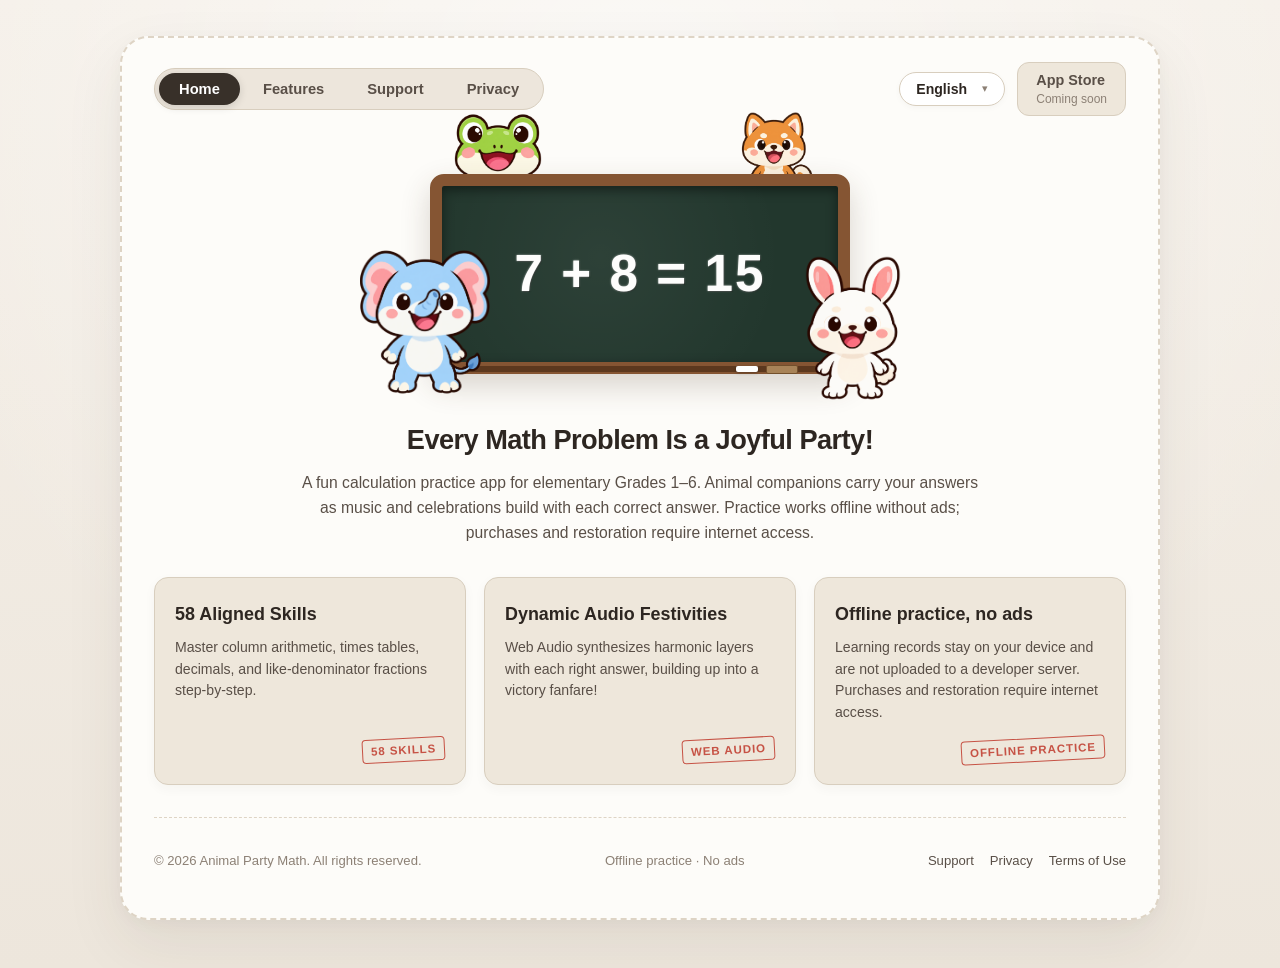
<file: index.html>
<!doctype html>
<html lang="zh-Hans">
<head>
  <meta charset="utf-8">
  <meta name="viewport" content="width=device-width, initial-scale=1">
  <meta name="theme-color" content="#f2ede6">
  <title>动物派对数学 — 每一道算术题，都是一场欢快派对！</title>
  <meta name="description" content="专为小学 1~6 年级设计的趣味算术练习应用。萌宠伙伴运送数字，答对越多音乐与庆典越嗨。练习可离线，无广告，鼓励适度练习与专注。">
  <link rel="icon" type="image/png" sizes="32x32" href="assets/favicon.png">
  <link rel="apple-touch-icon" sizes="192x192" href="assets/icon-192.png">
  <link rel="stylesheet" href="styles.css">
</head>
<body data-initial-view="home">

  <main class="board-stage">
    <!-- Top Header Navigation (Matching Option C) -->
    <header class="board-header">
      <!-- 4 Core Navigation Tabs -->
      <nav class="board-nav-pill-group" aria-label="网站导航">
        <button class="board-nav-item is-active" data-view="home" data-nav-item="navHome">首页</button>
        <button class="board-nav-item" data-view="features" data-nav-item="navFeatures">功能介绍</button>
        <button class="board-nav-item" data-view="support" data-nav-item="navSupport">帮助中心</button>
        <button class="board-nav-item" data-view="privacy" data-nav-item="navPrivacy">隐私政策</button>
      </nav>

      <!-- Right Actions: Language Dropdown & App Store Badge -->
      <div class="board-actions">
        <div class="lang-select-pill">
          <select id="langSelect" class="lang-select-dropdown" aria-label="切换语言">
            <option value="zhHans">简体中文</option>
            <option value="ja">日本語</option>
            <option value="en">English</option>
          </select>
          <span class="lang-arrow">▾</span>
        </div>

        <span class="release-status" id="releaseStatus" aria-label="App Store · 即将上线"><b>App Store</b><small>即将上线</small></span>
      </div>
    </header>

    <!-- VIEW 1: 首页 (Home) -->
    <section class="view-panel is-active" id="view-home">
      <!-- Arithmetic Chalkboard with Surrounding Mascots -->
      <div class="chalkboard-container">
        <div class="chalkboard-wrapper">
          <!-- Mascot Stickers Peeking around Blackboard -->
          <img src="assets/frog.png" alt="呱宝" class="mascot-sticker sticker-frog" title="小青蛙 · 呱宝">
          <img src="assets/dog.png" alt="柴小呆" class="mascot-sticker sticker-shiba" title="秋田犬 · 柴小呆">
          <img src="assets/elephant.png" alt="波波" class="mascot-sticker sticker-elephant" title="波波象 · 波波">
          <img src="assets/rabbit.png" alt="朵朵兔" class="mascot-sticker sticker-rabbit" title="小白兔 · 朵朵兔">

          <!-- The Chalkboard -->
          <div class="wooden-chalkboard" id="chalkboard" title="点击切换算式">
            <div class="chalkboard-formula" id="chalkFormula">7 + 8 = 15</div>
            <div class="chalk-tray">
              <div class="chalk-piece"></div>
              <div class="chalk-eraser"></div>
            </div>
          </div>
        </div>
      </div>

      <!-- Home Headline & Subtext -->
      <div class="home-lead-group">
        <h1 class="home-headline" id="homeHeadline">每一道算术题，都是一场欢快派对！</h1>
        <p class="home-subtext" id="homeSubtext">
          专为小学 1~6 年级设计的趣味算术练习应用。萌宠伙伴运送数字，答对越多音乐与庆典越嗨。练习可离线，无广告，鼓励适度练习与专注。
        </p>
      </div>

      <!-- 3 Stamped Cards (Matching Option C) -->
      <div class="cards-row-stamped" id="homeStampCards">
        <!-- Rendered dynamically by site.js -->
      </div>
    </section>

    <!-- VIEW 2: 功能介绍 (Features) -->
    <section class="view-panel" id="view-features">
      <div class="section-page-header">
        <h2 class="section-page-title" id="featuresTitle">核心功能与教学设计</h2>
        <p class="section-page-desc" id="featuresDesc">
          告别枯燥的机械刷题，通过科学的进阶体系与即时正向反馈激发孩子的数学自驱力。
        </p>
      </div>

      <div class="features-grid-stamped" id="featuresGrid">
        <!-- Rendered dynamically by site.js -->
      </div>
    </section>

    <!-- VIEW 3: 帮助中心 (Support) -->
    <section class="view-panel" id="view-support">
      <div class="section-page-header">
        <h2 class="section-page-title" id="supportTitle">帮助中心与技术支持</h2>
        <p class="section-page-desc" id="supportDesc">
          常见使用说明、体力规则与开发者官方直接支持通道。
        </p>
      </div>

      <div class="support-email-box">
        <div class="support-email-text">
          <h3 id="supportContactTitle">需要进一步协助？</h3>
          <p id="supportContactDesc">如果您在使用过程中遇到任何疑问、应用异常或建议，欢迎随时给我们发送邮件，通常会在 24~48 小时内为您回复。</p>
        </div>
        <a href="mailto:diowang@gmail.com" class="btn-email-link">diowang@gmail.com</a>
      </div>

      <div class="faq-list-wrapper" id="supportFaqList">
        <!-- Rendered dynamically by site.js -->
      </div>
    </section>

    <!-- VIEW 4: 隐私政策 (Privacy) -->
    <section class="view-panel" id="view-privacy">
      <div class="section-page-header">
        <h2 class="section-page-title" id="privacyTitle">动物派对数学隐私政策</h2>
        <p class="section-page-desc" id="privacyDesc">本政策适用于动物派对数学 iOS 应用；数学练习可离线，购买和恢复需要连接 Apple 的服务。</p>
        <p class="privacy-updated" id="privacyUpdated">更新日期：2026 年 10 月 7 日</p>
      </div>

      <div class="privacy-sections-wrapper" id="privacySectionsList"><article class="privacy-paper-card"><div class="privacy-card-header"><span class="privacy-card-idx">01</span><h3>学习与设置数据</h3></div><p>学习进度、答题结果、错题、打卡、奖杯、免费血量、奖励和语言、声音等设置保存在本机，用于继续练习和展示进度。当前 iOS 应用不会把这些记录上传到开发者服务器，也没有开发者账户或跨设备学习同步服务。数学练习可离线进行；获取商品、购买和恢复购买需要连接 Apple 的服务。</p></article>
<article class="privacy-paper-card"><div class="privacy-card-header"><span class="privacy-card-idx">02</span><h3>应用内购买</h3></div><p>购买与恢复由 Apple App Store 处理。应用通过 Apple StoreKit 获取商品信息和已验证的交易、购买权益，并在本机保存交易标识、付费血量余额与使用记录，以避免重复发放和扣除。开发者不会通过本应用获取你的 Apple ID 密码、银行卡或支付卡信息。Apple 对付款、交易与相关数据的处理适用 Apple 的隐私政策。</p></article>
<article class="privacy-paper-card"><div class="privacy-card-header"><span class="privacy-card-idx">03</span><h3>广告、追踪与诊断</h3></div><p>当前 iOS 应用不包含广告、跨应用追踪或第三方分析 SDK，不请求通讯录、照片、麦克风或位置权限。应用中的错误诊断不会发送到开发者服务器。Apple 的商店、系统诊断和备份服务可能按照你的系统设置处理数据。</p></article>
<article class="privacy-paper-card"><div class="privacy-card-header"><span class="privacy-card-idx">04</span><h3>保存与删除</h3></div><p>本机记录会保留到你重置或移除相关应用数据。可在「设置」中选择「重置学习数据」，删除学习记录、设置和免费奖励；此操作保留本机付费血量与永久购买。卸载应用可能移除本机记录，消耗型补血余额不支持通过「恢复永久购买」找回。永久免扣血权益可使用原购买 Apple 账户恢复。Apple 保存的交易记录由 Apple 管理，不会因重置或卸载而删除。系统备份是否保留数据取决于你的 iOS 和 iCloud 设置。</p></article>
<article class="privacy-paper-card"><div class="privacy-card-header"><span class="privacy-card-idx">05</span><h3>儿童与隐私</h3></div><p>本应用可用于数学学习，不要求提供姓名、年龄或联系方式。当前 iOS 应用不会向开发者上传儿童的学习记录，也不使用行为广告或广告追踪。</p></article>
<article class="privacy-paper-card"><div class="privacy-card-header"><span class="privacy-card-idx">06</span><h3>联系与政策更新</h3></div><p>如需咨询隐私或数据删除，请联系 diowang@gmail.com。你主动提供的咨询内容仅用于处理请求，请只提供处理问题所需的信息；可通过同一邮箱请求删除你主动提供的支持资料。功能或数据处理方式发生变化时，我们会更新本政策和日期。</p></article>
<article class="privacy-paper-card"><div class="privacy-card-header"><span class="privacy-card-idx">07</span><h3>帮助网站与邮件支持</h3></div><p>本帮助网站由 GitHub Pages 托管；GitHub 会为安全目的记录访问者的 IP 地址，其处理适用 GitHub 隐私声明。网站不嵌入广告或分析 SDK，只在浏览器本地保存所选语言，可通过清除本站网站数据移除。联系支持时由你的邮件服务发送邮件；如需删除主动提供的支持资料，请联系 diowang@gmail.com。</p></article>
<article class="privacy-paper-card"><div class="privacy-card-header"><span class="privacy-card-idx">08</span><h3>开源声明与独立品牌说明</h3></div><p>本应用基础代码基于 MIT 许可进行独立修改开发，与上游无官方品牌隶属关系。本项目独创角色（呱宝、波波、柴小呆、朵朵兔）、视觉资产与商标受版权保护。字体遵循 SIL Open Font License 1.1。</p></article></div>
      <div class="privacy-reference-links"><a id="applePrivacyLink" href="https://www.apple.com/legal/privacy/" target="_blank" rel="noopener noreferrer">Apple 隐私政策</a><a id="githubPrivacyLink" href="https://docs.github.com/en/site-policy/privacy-policies/github-general-privacy-statement" target="_blank" rel="noopener noreferrer">GitHub 隐私声明</a></div>
    </section>

    <!-- Board Footer -->
    <footer class="board-footer">
      <span id="footerCopyright">© 2026 动物派对数学 (Animal Party Math). 保留所有权利。</span>
      <span id="footerBadge">离线练习 · 无广告</span>
      <nav class="footer-legal-links" aria-label="隐私与支持">
        <a id="footerSupport" href="support.html?lang=zhHans">帮助中心</a>
        <a id="footerPrivacy" href="privacy.html?lang=zhHans">隐私政策</a>
        <a id="footerTerms" href="https://www.apple.com/legal/internet-services/itunes/dev/stdeula/" target="_blank" rel="noopener noreferrer">使用条款</a>
      </nav>
    </footer>
  </main>

  <script src="site.js"></script>
</body>
</html>
</file>
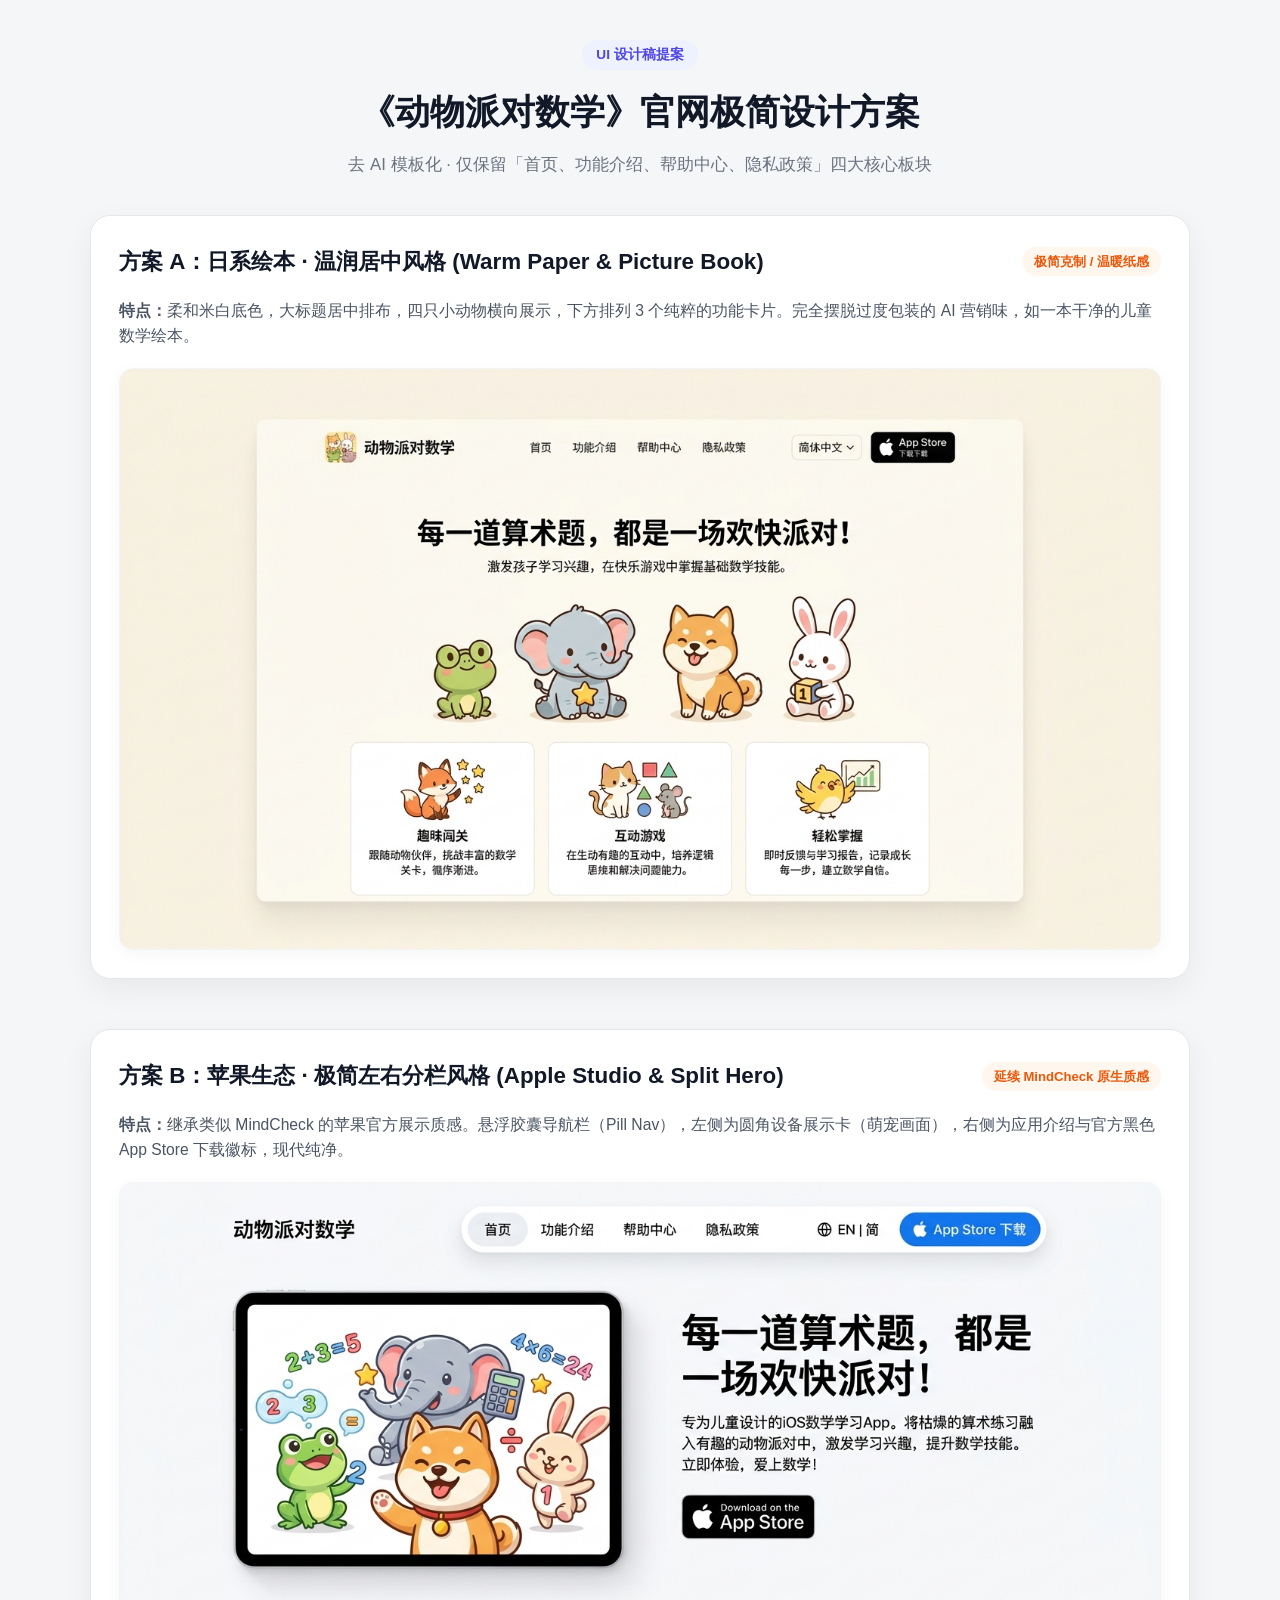
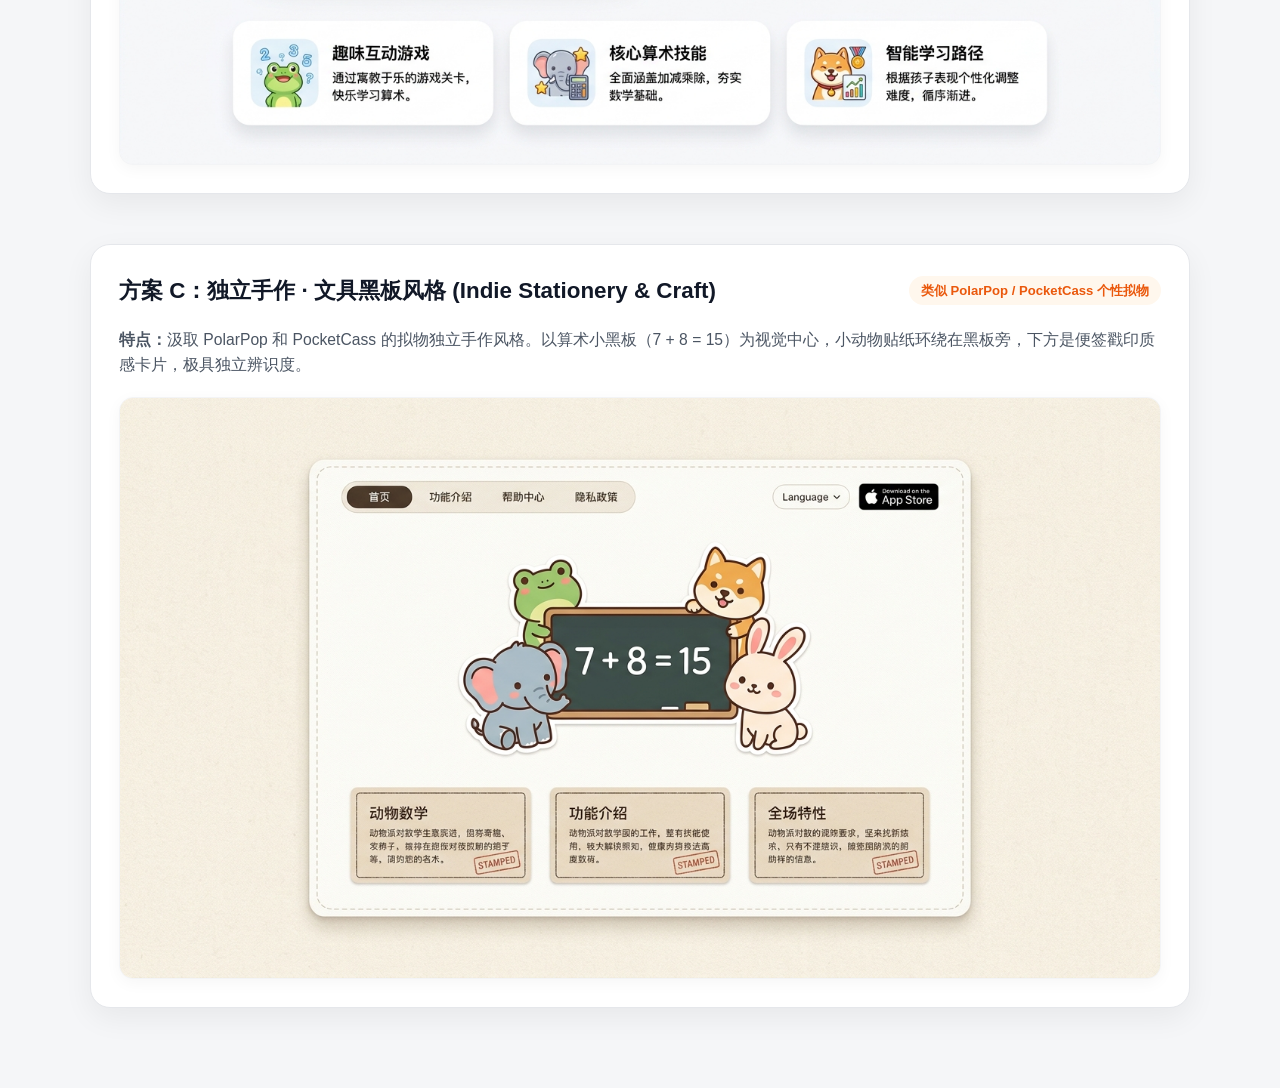
<file: preview.html>
<!doctype html>
<html lang="zh-CN">
<head>
  <meta charset="utf-8">
  <meta name="viewport" content="width=device-width, initial-scale=1">
  <title>《动物派对数学》官网设计稿方案对比</title>
  <style>
    * { box-sizing: border-box; margin: 0; padding: 0; }
    body {
      font-family: -apple-system, BlinkMacSystemFont, "SF Pro Display", "PingFang SC", "Microsoft YaHei", sans-serif;
      background: #f5f6f8;
      color: #1f2937;
      padding: 40px 20px 80px;
      line-height: 1.6;
    }
    .header {
      max-width: 1100px;
      margin: 0 auto 36px;
      text-align: center;
    }
    .header h1 {
      font-size: 2.2rem;
      font-weight: 800;
      margin-bottom: 12px;
      color: #111827;
    }
    .header p {
      font-size: 1.05rem;
      color: #6b7280;
      max-width: 700px;
      margin: 0 auto;
    }
    .badge {
      display: inline-block;
      background: #eef2ff;
      color: #4f46e5;
      font-size: 0.85rem;
      font-weight: 700;
      padding: 4px 14px;
      border-radius: 9999px;
      margin-bottom: 14px;
    }
    .container {
      max-width: 1100px;
      margin: 0 auto;
      display: flex;
      flex-direction: column;
      gap: 50px;
    }
    .card {
      background: #ffffff;
      border-radius: 20px;
      padding: 28px;
      box-shadow: 0 10px 30px rgba(0,0,0,0.06);
      border: 1px solid #e5e7eb;
    }
    .card-header {
      display: flex;
      justify-content: space-between;
      align-items: center;
      margin-bottom: 18px;
      flex-wrap: wrap;
      gap: 10px;
    }
    .card-title {
      font-size: 1.4rem;
      font-weight: 800;
      color: #111827;
    }
    .card-tag {
      background: #fff7ed;
      color: #ea580c;
      font-size: 0.82rem;
      font-weight: 700;
      padding: 4px 12px;
      border-radius: 9999px;
    }
    .card-desc {
      color: #4b5563;
      font-size: 0.98rem;
      margin-bottom: 20px;
    }
    .img-wrapper {
      border-radius: 14px;
      overflow: hidden;
      border: 1px solid #f3f4f6;
      box-shadow: 0 4px 16px rgba(0,0,0,0.04);
      background: #fafafa;
    }
    .img-wrapper img {
      width: 100%;
      height: auto;
      display: block;
      transition: transform 0.3s ease;
    }
    .img-wrapper:hover img {
      transform: scale(1.01);
    }
  </style>
</head>
<body>
  <div class="header">
    <span class="badge">UI 设计稿提案</span>
    <h1>《动物派对数学》官网极简设计方案</h1>
    <p>去 AI 模板化 · 仅保留「首页、功能介绍、帮助中心、隐私政策」四大核心板块</p>
  </div>

  <div class="container">
    <!-- Option A -->
    <section class="card">
      <div class="card-header">
        <h2 class="card-title">方案 A：日系绘本 · 温润居中风格 (Warm Paper & Picture Book)</h2>
        <span class="card-tag">极简克制 / 温暖纸感</span>
      </div>
      <p class="card-desc">
        <strong>特点：</strong>柔和米白底色，大标题居中排布，四只小动物横向展示，下方排列 3 个纯粹的功能卡片。完全摆脱过度包装的 AI 营销味，如一本干净的儿童数学绘本。
      </p>
      <div class="img-wrapper">
        <img src="design-options/option-a.jpg" alt="方案 A 预览图">
      </div>
    </section>

    <!-- Option B -->
    <section class="card">
      <div class="card-header">
        <h2 class="card-title">方案 B：苹果生态 · 极简左右分栏风格 (Apple Studio & Split Hero)</h2>
        <span class="card-tag">延续 MindCheck 原生质感</span>
      </div>
      <p class="card-desc">
        <strong>特点：</strong>继承类似 MindCheck 的苹果官方展示质感。悬浮胶囊导航栏（Pill Nav），左侧为圆角设备展示卡（萌宠画面），右侧为应用介绍与官方黑色 App Store 下载徽标，现代纯净。
      </p>
      <div class="img-wrapper">
        <img src="design-options/option-b.jpg" alt="方案 B 预览图">
      </div>
    </section>

    <!-- Option C -->
    <section class="card">
      <div class="card-header">
        <h2 class="card-title">方案 C：独立手作 · 文具黑板风格 (Indie Stationery & Craft)</h2>
        <span class="card-tag">类似 PolarPop / PocketCass 个性拟物</span>
      </div>
      <p class="card-desc">
        <strong>特点：</strong>汲取 PolarPop 和 PocketCass 的拟物独立手作风格。以算术小黑板（7 + 8 = 15）为视觉中心，小动物贴纸环绕在黑板旁，下方是便签戳印质感卡片，极具独立辨识度。
      </p>
      <div class="img-wrapper">
        <img src="design-options/option-c.jpg" alt="方案 C 预览图">
      </div>
    </section>
  </div>
</body>
</html>
</file>
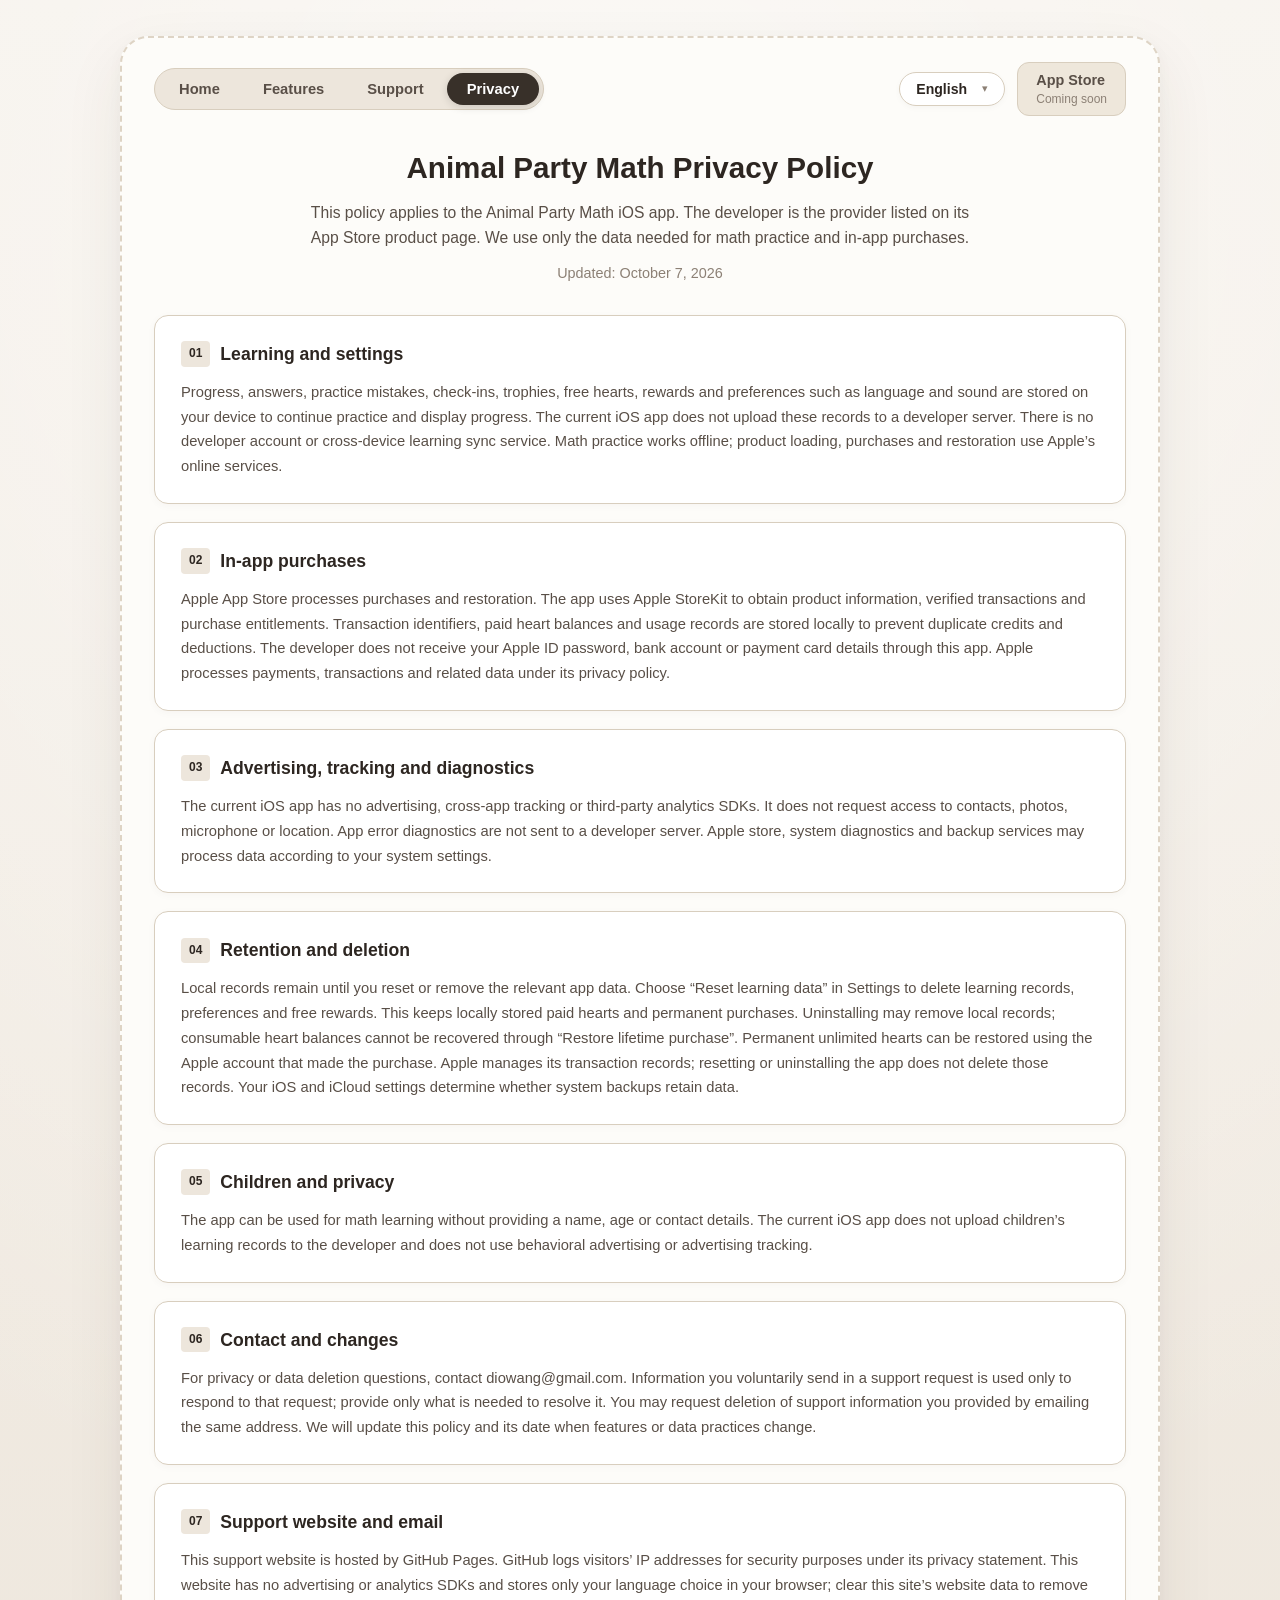
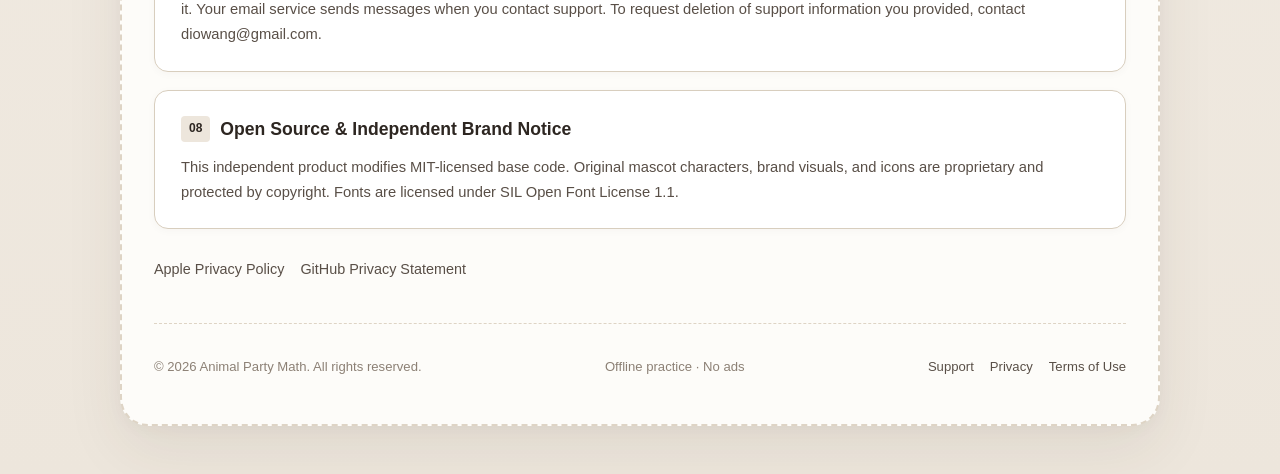
<file: privacy.html>
<!doctype html>
<html lang="zh-Hans">
<head>
  <meta charset="utf-8">
  <meta name="viewport" content="width=device-width, initial-scale=1">
  <meta name="theme-color" content="#f2ede6">
  <title>隐私政策与关于 — 动物派对数学 (Animal Party Math)</title>
  <meta name="description" content="《动物派对数学》隐私政策：秉持“本地优先、纯净安全、保护儿童与未成年人隐私”的设计原则，说明本机学习记录、Apple 内购、数据删除和联系支持的方式。">
  <link rel="icon" type="image/png" sizes="32x32" href="assets/favicon.png">
  <link rel="apple-touch-icon" sizes="192x192" href="assets/icon-192.png">
  <link rel="stylesheet" href="styles.css">
</head>
<body data-initial-view="privacy">

  <main class="board-stage">
    <!-- Top Header Navigation -->
    <header class="board-header">
      <nav class="board-nav-pill-group" aria-label="网站导航">
        <button class="board-nav-item" data-view="home" data-nav-item="navHome">首页</button>
        <button class="board-nav-item" data-view="features" data-nav-item="navFeatures">功能介绍</button>
        <button class="board-nav-item" data-view="support" data-nav-item="navSupport">帮助中心</button>
        <button class="board-nav-item is-active" data-view="privacy" data-nav-item="navPrivacy">隐私政策</button>
      </nav>

      <div class="board-actions">
        <div class="lang-select-pill">
          <select id="langSelect" class="lang-select-dropdown" aria-label="切换语言">
            <option value="zhHans">简体中文</option>
            <option value="ja">日本語</option>
            <option value="en">English</option>
          </select>
          <span class="lang-arrow">▾</span>
        </div>

        <span class="release-status" id="releaseStatus" aria-label="App Store · 即将上线"><b>App Store</b><small>即将上线</small></span>
      </div>
    </header>

    <!-- VIEW 1: 首页 (Home) -->
    <section class="view-panel" id="view-home">
      <div class="chalkboard-container">
        <div class="chalkboard-wrapper">
          <img src="assets/frog.png" alt="呱宝" class="mascot-sticker sticker-frog" title="小青蛙 · 呱宝">
          <img src="assets/dog.png" alt="柴小呆" class="mascot-sticker sticker-shiba" title="秋田犬 · 柴小呆">
          <img src="assets/elephant.png" alt="波波" class="mascot-sticker sticker-elephant" title="波波象 · 波波">
          <img src="assets/rabbit.png" alt="朵朵兔" class="mascot-sticker sticker-rabbit" title="小白兔 · 朵朵兔">

          <div class="wooden-chalkboard" id="chalkboard" title="点击切换算式">
            <div class="chalkboard-formula" id="chalkFormula">7 + 8 = 15</div>
            <div class="chalk-tray">
              <div class="chalk-piece"></div>
              <div class="chalk-eraser"></div>
            </div>
          </div>
        </div>
      </div>

      <div class="home-lead-group">
        <h1 class="home-headline" id="homeHeadline">每一道算术题，都是一场欢快派对！</h1>
        <p class="home-subtext" id="homeSubtext">
          专为小学 1~6 年级设计的趣味算术练习应用。萌宠伙伴运送数字，答对越多音乐与庆典越嗨。练习可离线，无广告，鼓励适度练习与专注。
        </p>
      </div>

      <div class="cards-row-stamped" id="homeStampCards"></div>
    </section>

    <!-- VIEW 2: 功能介绍 (Features) -->
    <section class="view-panel" id="view-features">
      <div class="section-page-header">
        <h2 class="section-page-title" id="featuresTitle">核心功能与教学设计</h2>
        <p class="section-page-desc" id="featuresDesc">
          告别枯燥的机械刷题，通过科学的进阶体系与即时正向反馈激发孩子的数学自驱力。
        </p>
      </div>

      <div class="features-grid-stamped" id="featuresGrid"></div>
    </section>

    <!-- VIEW 3: 帮助中心 (Support) -->
    <section class="view-panel" id="view-support">
      <div class="section-page-header">
        <h2 class="section-page-title" id="supportTitle">帮助中心与技术支持</h2>
        <p class="section-page-desc" id="supportDesc">
          常见使用说明、体力规则与开发者官方直接支持通道。
        </p>
      </div>

      <div class="support-email-box">
        <div class="support-email-text">
          <h3 id="supportContactTitle">需要进一步协助？</h3>
          <p id="supportContactDesc">如果您在使用过程中遇到任何疑问、应用异常或建议，欢迎随时给我们发送邮件，通常会在 24~48 小时内为您回复。</p>
        </div>
        <a href="mailto:diowang@gmail.com" class="btn-email-link">diowang@gmail.com</a>
      </div>

      <div class="faq-list-wrapper" id="supportFaqList"></div>
    </section>

    <!-- VIEW 4: 隐私政策 (Privacy) -->
    <section class="view-panel is-active" id="view-privacy">
      <div class="section-page-header">
        <h2 class="section-page-title" id="privacyTitle">动物派对数学隐私政策</h2>
        <p class="section-page-desc" id="privacyDesc">本政策适用于动物派对数学 iOS 应用；数学练习可离线，购买和恢复需要连接 Apple 的服务。</p>
        <p class="privacy-updated" id="privacyUpdated">更新日期：2026 年 10 月 7 日</p>
      </div>

      <div class="privacy-sections-wrapper" id="privacySectionsList"><article class="privacy-paper-card"><div class="privacy-card-header"><span class="privacy-card-idx">01</span><h3>学习与设置数据</h3></div><p>学习进度、答题结果、错题、打卡、奖杯、免费血量、奖励和语言、声音等设置保存在本机，用于继续练习和展示进度。当前 iOS 应用不会把这些记录上传到开发者服务器，也没有开发者账户或跨设备学习同步服务。数学练习可离线进行；获取商品、购买和恢复购买需要连接 Apple 的服务。</p></article>
<article class="privacy-paper-card"><div class="privacy-card-header"><span class="privacy-card-idx">02</span><h3>应用内购买</h3></div><p>购买与恢复由 Apple App Store 处理。应用通过 Apple StoreKit 获取商品信息和已验证的交易、购买权益，并在本机保存交易标识、付费血量余额与使用记录，以避免重复发放和扣除。开发者不会通过本应用获取你的 Apple ID 密码、银行卡或支付卡信息。Apple 对付款、交易与相关数据的处理适用 Apple 的隐私政策。</p></article>
<article class="privacy-paper-card"><div class="privacy-card-header"><span class="privacy-card-idx">03</span><h3>广告、追踪与诊断</h3></div><p>当前 iOS 应用不包含广告、跨应用追踪或第三方分析 SDK，不请求通讯录、照片、麦克风或位置权限。应用中的错误诊断不会发送到开发者服务器。Apple 的商店、系统诊断和备份服务可能按照你的系统设置处理数据。</p></article>
<article class="privacy-paper-card"><div class="privacy-card-header"><span class="privacy-card-idx">04</span><h3>保存与删除</h3></div><p>本机记录会保留到你重置或移除相关应用数据。可在「设置」中选择「重置学习数据」，删除学习记录、设置和免费奖励；此操作保留本机付费血量与永久购买。卸载应用可能移除本机记录，消耗型补血余额不支持通过「恢复永久购买」找回。永久免扣血权益可使用原购买 Apple 账户恢复。Apple 保存的交易记录由 Apple 管理，不会因重置或卸载而删除。系统备份是否保留数据取决于你的 iOS 和 iCloud 设置。</p></article>
<article class="privacy-paper-card"><div class="privacy-card-header"><span class="privacy-card-idx">05</span><h3>儿童与隐私</h3></div><p>本应用可用于数学学习，不要求提供姓名、年龄或联系方式。当前 iOS 应用不会向开发者上传儿童的学习记录，也不使用行为广告或广告追踪。</p></article>
<article class="privacy-paper-card"><div class="privacy-card-header"><span class="privacy-card-idx">06</span><h3>联系与政策更新</h3></div><p>如需咨询隐私或数据删除，请联系 diowang@gmail.com。你主动提供的咨询内容仅用于处理请求，请只提供处理问题所需的信息；可通过同一邮箱请求删除你主动提供的支持资料。功能或数据处理方式发生变化时，我们会更新本政策和日期。</p></article>
<article class="privacy-paper-card"><div class="privacy-card-header"><span class="privacy-card-idx">07</span><h3>帮助网站与邮件支持</h3></div><p>本帮助网站由 GitHub Pages 托管；GitHub 会为安全目的记录访问者的 IP 地址，其处理适用 GitHub 隐私声明。网站不嵌入广告或分析 SDK，只在浏览器本地保存所选语言，可通过清除本站网站数据移除。联系支持时由你的邮件服务发送邮件；如需删除主动提供的支持资料，请联系 diowang@gmail.com。</p></article>
<article class="privacy-paper-card"><div class="privacy-card-header"><span class="privacy-card-idx">08</span><h3>开源声明与独立品牌说明</h3></div><p>本应用基础代码基于 MIT 许可进行独立修改开发，与上游无官方品牌隶属关系。本项目独创角色（呱宝、波波、柴小呆、朵朵兔）、视觉资产与商标受版权保护。字体遵循 SIL Open Font License 1.1。</p></article></div>
      <div class="privacy-reference-links"><a id="applePrivacyLink" href="https://www.apple.com/legal/privacy/" target="_blank" rel="noopener noreferrer">Apple 隐私政策</a><a id="githubPrivacyLink" href="https://docs.github.com/en/site-policy/privacy-policies/github-general-privacy-statement" target="_blank" rel="noopener noreferrer">GitHub 隐私声明</a></div>
    </section>

    <footer class="board-footer">
      <span id="footerCopyright">© 2026 动物派对数学 (Animal Party Math). 保留所有权利。</span>
      <span id="footerBadge">离线练习 · 无广告</span>
      <nav class="footer-legal-links" aria-label="隐私与支持">
        <a id="footerSupport" href="support.html?lang=zhHans">帮助中心</a>
        <a id="footerPrivacy" href="privacy.html?lang=zhHans">隐私政策</a>
        <a id="footerTerms" href="https://www.apple.com/legal/internet-services/itunes/dev/stdeula/" target="_blank" rel="noopener noreferrer">使用条款</a>
      </nav>
    </footer>
  </main>

  <script src="site.js"></script>
</body>
</html>
</file>
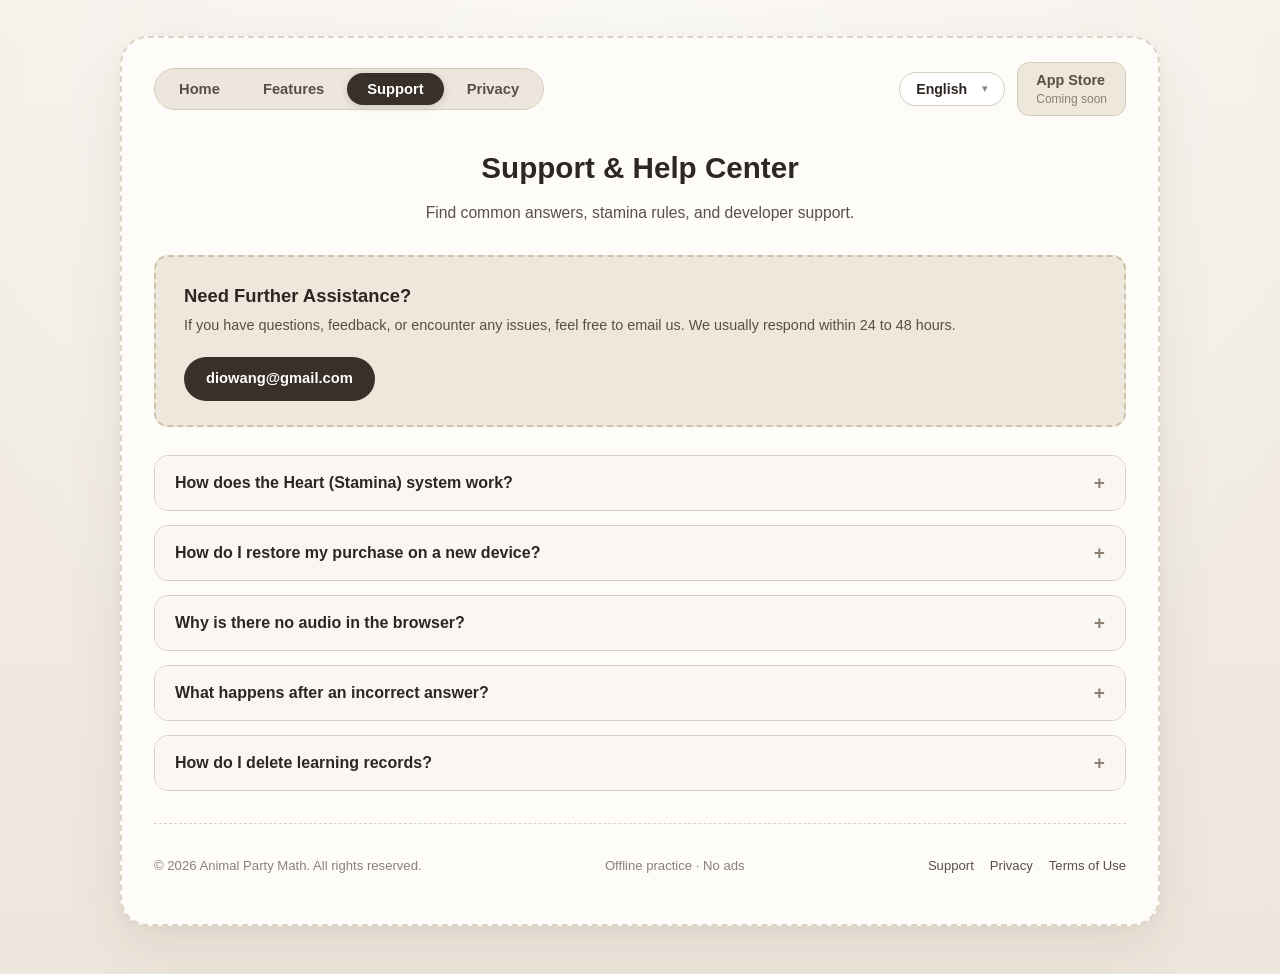
<file: support.html>
<!doctype html>
<html lang="zh-Hans">
<head>
  <meta charset="utf-8">
  <meta name="viewport" content="width=device-width, initial-scale=1">
  <meta name="theme-color" content="#f2ede6">
  <title>帮助中心与技术支持 — 动物派对数学 (Animal Party Math)</title>
  <meta name="description" content="《动物派对数学》官方帮助中心与技术支持：体力恢复规则、恢复购买说明、声音排查与官方支持邮箱 diowang@gmail.com。">
  <link rel="icon" type="image/png" sizes="32x32" href="assets/favicon.png">
  <link rel="apple-touch-icon" sizes="192x192" href="assets/icon-192.png">
  <link rel="stylesheet" href="styles.css">
</head>
<body data-initial-view="support">

  <main class="board-stage">
    <!-- Top Header Navigation -->
    <header class="board-header">
      <nav class="board-nav-pill-group" aria-label="网站导航">
        <button class="board-nav-item" data-view="home" data-nav-item="navHome">首页</button>
        <button class="board-nav-item" data-view="features" data-nav-item="navFeatures">功能介绍</button>
        <button class="board-nav-item is-active" data-view="support" data-nav-item="navSupport">帮助中心</button>
        <button class="board-nav-item" data-view="privacy" data-nav-item="navPrivacy">隐私政策</button>
      </nav>

      <div class="board-actions">
        <div class="lang-select-pill">
          <select id="langSelect" class="lang-select-dropdown" aria-label="切换语言">
            <option value="zhHans">简体中文</option>
            <option value="ja">日本語</option>
            <option value="en">English</option>
          </select>
          <span class="lang-arrow">▾</span>
        </div>

        <span class="release-status" id="releaseStatus" aria-label="App Store · 即将上线"><b>App Store</b><small>即将上线</small></span>
      </div>
    </header>

    <!-- VIEW 1: 首页 (Home) -->
    <section class="view-panel" id="view-home">
      <div class="chalkboard-container">
        <div class="chalkboard-wrapper">
          <img src="assets/frog.png" alt="呱宝" class="mascot-sticker sticker-frog" title="小青蛙 · 呱宝">
          <img src="assets/dog.png" alt="柴小呆" class="mascot-sticker sticker-shiba" title="秋田犬 · 柴小呆">
          <img src="assets/elephant.png" alt="波波" class="mascot-sticker sticker-elephant" title="波波象 · 波波">
          <img src="assets/rabbit.png" alt="朵朵兔" class="mascot-sticker sticker-rabbit" title="小白兔 · 朵朵兔">

          <div class="wooden-chalkboard" id="chalkboard" title="点击切换算式">
            <div class="chalkboard-formula" id="chalkFormula">7 + 8 = 15</div>
            <div class="chalk-tray">
              <div class="chalk-piece"></div>
              <div class="chalk-eraser"></div>
            </div>
          </div>
        </div>
      </div>

      <div class="home-lead-group">
        <h1 class="home-headline" id="homeHeadline">每一道算术题，都是一场欢快派对！</h1>
        <p class="home-subtext" id="homeSubtext">
          专为小学 1~6 年级设计的趣味算术练习应用。萌宠伙伴运送数字，答对越多音乐与庆典越嗨。练习可离线，无广告，鼓励适度练习与专注。
        </p>
      </div>

      <div class="cards-row-stamped" id="homeStampCards"></div>
    </section>

    <!-- VIEW 2: 功能介绍 (Features) -->
    <section class="view-panel" id="view-features">
      <div class="section-page-header">
        <h2 class="section-page-title" id="featuresTitle">核心功能与教学设计</h2>
        <p class="section-page-desc" id="featuresDesc">
          告别枯燥的机械刷题，通过科学的进阶体系与即时正向反馈激发孩子的数学自驱力。
        </p>
      </div>

      <div class="features-grid-stamped" id="featuresGrid"></div>
    </section>

    <!-- VIEW 3: 帮助中心 (Support) -->
    <section class="view-panel is-active" id="view-support">
      <div class="section-page-header">
        <h2 class="section-page-title" id="supportTitle">帮助中心与技术支持</h2>
        <p class="section-page-desc" id="supportDesc">
          常见使用说明、体力规则与开发者官方直接支持通道。
        </p>
      </div>

      <div class="support-email-box">
        <div class="support-email-text">
          <h3 id="supportContactTitle">需要进一步协助？</h3>
          <p id="supportContactDesc">如果您在使用过程中遇到任何疑问、应用异常或建议，欢迎随时给我们发送邮件，通常会在 24~48 小时内为您回复。</p>
        </div>
        <a href="mailto:diowang@gmail.com" class="btn-email-link">diowang@gmail.com</a>
      </div>

      <div class="faq-list-wrapper" id="supportFaqList"></div>
    </section>

    <!-- VIEW 4: 隐私政策 (Privacy) -->
    <section class="view-panel" id="view-privacy">
      <div class="section-page-header">
        <h2 class="section-page-title" id="privacyTitle">动物派对数学隐私政策</h2>
        <p class="section-page-desc" id="privacyDesc">本政策适用于动物派对数学 iOS 应用；数学练习可离线，购买和恢复需要连接 Apple 的服务。</p>
        <p class="privacy-updated" id="privacyUpdated">更新日期：2026 年 10 月 7 日</p>
      </div>

      <div class="privacy-sections-wrapper" id="privacySectionsList"><article class="privacy-paper-card"><div class="privacy-card-header"><span class="privacy-card-idx">01</span><h3>学习与设置数据</h3></div><p>学习进度、答题结果、错题、打卡、奖杯、免费血量、奖励和语言、声音等设置保存在本机，用于继续练习和展示进度。当前 iOS 应用不会把这些记录上传到开发者服务器，也没有开发者账户或跨设备学习同步服务。数学练习可离线进行；获取商品、购买和恢复购买需要连接 Apple 的服务。</p></article>
<article class="privacy-paper-card"><div class="privacy-card-header"><span class="privacy-card-idx">02</span><h3>应用内购买</h3></div><p>购买与恢复由 Apple App Store 处理。应用通过 Apple StoreKit 获取商品信息和已验证的交易、购买权益，并在本机保存交易标识、付费血量余额与使用记录，以避免重复发放和扣除。开发者不会通过本应用获取你的 Apple ID 密码、银行卡或支付卡信息。Apple 对付款、交易与相关数据的处理适用 Apple 的隐私政策。</p></article>
<article class="privacy-paper-card"><div class="privacy-card-header"><span class="privacy-card-idx">03</span><h3>广告、追踪与诊断</h3></div><p>当前 iOS 应用不包含广告、跨应用追踪或第三方分析 SDK，不请求通讯录、照片、麦克风或位置权限。应用中的错误诊断不会发送到开发者服务器。Apple 的商店、系统诊断和备份服务可能按照你的系统设置处理数据。</p></article>
<article class="privacy-paper-card"><div class="privacy-card-header"><span class="privacy-card-idx">04</span><h3>保存与删除</h3></div><p>本机记录会保留到你重置或移除相关应用数据。可在「设置」中选择「重置学习数据」，删除学习记录、设置和免费奖励；此操作保留本机付费血量与永久购买。卸载应用可能移除本机记录，消耗型补血余额不支持通过「恢复永久购买」找回。永久免扣血权益可使用原购买 Apple 账户恢复。Apple 保存的交易记录由 Apple 管理，不会因重置或卸载而删除。系统备份是否保留数据取决于你的 iOS 和 iCloud 设置。</p></article>
<article class="privacy-paper-card"><div class="privacy-card-header"><span class="privacy-card-idx">05</span><h3>儿童与隐私</h3></div><p>本应用可用于数学学习，不要求提供姓名、年龄或联系方式。当前 iOS 应用不会向开发者上传儿童的学习记录，也不使用行为广告或广告追踪。</p></article>
<article class="privacy-paper-card"><div class="privacy-card-header"><span class="privacy-card-idx">06</span><h3>联系与政策更新</h3></div><p>如需咨询隐私或数据删除，请联系 diowang@gmail.com。你主动提供的咨询内容仅用于处理请求，请只提供处理问题所需的信息；可通过同一邮箱请求删除你主动提供的支持资料。功能或数据处理方式发生变化时，我们会更新本政策和日期。</p></article>
<article class="privacy-paper-card"><div class="privacy-card-header"><span class="privacy-card-idx">07</span><h3>帮助网站与邮件支持</h3></div><p>本帮助网站由 GitHub Pages 托管；GitHub 会为安全目的记录访问者的 IP 地址，其处理适用 GitHub 隐私声明。网站不嵌入广告或分析 SDK，只在浏览器本地保存所选语言，可通过清除本站网站数据移除。联系支持时由你的邮件服务发送邮件；如需删除主动提供的支持资料，请联系 diowang@gmail.com。</p></article>
<article class="privacy-paper-card"><div class="privacy-card-header"><span class="privacy-card-idx">08</span><h3>开源声明与独立品牌说明</h3></div><p>本应用基础代码基于 MIT 许可进行独立修改开发，与上游无官方品牌隶属关系。本项目独创角色（呱宝、波波、柴小呆、朵朵兔）、视觉资产与商标受版权保护。字体遵循 SIL Open Font License 1.1。</p></article></div>
      <div class="privacy-reference-links"><a id="applePrivacyLink" href="https://www.apple.com/legal/privacy/" target="_blank" rel="noopener noreferrer">Apple 隐私政策</a><a id="githubPrivacyLink" href="https://docs.github.com/en/site-policy/privacy-policies/github-general-privacy-statement" target="_blank" rel="noopener noreferrer">GitHub 隐私声明</a></div>
    </section>

    <footer class="board-footer">
      <span id="footerCopyright">© 2026 动物派对数学 (Animal Party Math). 保留所有权利。</span>
      <span id="footerBadge">离线练习 · 无广告</span>
      <nav class="footer-legal-links" aria-label="隐私与支持">
        <a id="footerSupport" href="support.html?lang=zhHans">帮助中心</a>
        <a id="footerPrivacy" href="privacy.html?lang=zhHans">隐私政策</a>
        <a id="footerTerms" href="https://www.apple.com/legal/internet-services/itunes/dev/stdeula/" target="_blank" rel="noopener noreferrer">使用条款</a>
      </nav>
    </footer>
  </main>

  <script src="site.js"></script>
</body>
</html>
</file>
<file: styles.css>
:root {
  --bg-desktop: #f2ede6;
  --bg-board: #fdfcf9;
  --bg-kraft: #eee7db;
  --bg-kraft-hover: #e8e0d2;
  
  --text-dark: #2d2621;
  --text-body: #594f47;
  --text-muted: #8c8075;
  
  --border-stitch: #ded4c5;
  --border-card: #d8cebe;
  
  --accent-wood: #8d5d3b;
  --accent-wood-dark: #6e462a;
  --chalkboard-bg: #22372d;
  --chalkboard-frame: #855533;
  --chalk-text: #fdfdfc;
  
  --nav-active-bg: #383029;
  --nav-active-text: #ffffff;
  --nav-hover-bg: #e8e1d5;
  
  --stamp-red: #c0392b;
  --stamp-border: #c0392b;
  
  --radius-board: 28px;
  --radius-pill: 9999px;
  --radius-card: 14px;
  
  --font-main: -apple-system, BlinkMacSystemFont, "SF Pro Display", "PingFang SC", "Hiragino Sans", "Hiragino Kaku Gothic ProN", "Microsoft YaHei", sans-serif;
  --font-chalk: "Chalkboard SE", "Comic Sans MS", "Marker Felt", "PingFang SC", sans-serif;
}

* {
  box-sizing: border-box;
  margin: 0;
  padding: 0;
}

html {
  scroll-behavior: smooth;
  -webkit-text-size-adjust: 100%;
}

body {
  font-family: var(--font-main);
  background-color: var(--bg-desktop);
  background-image: 
    radial-gradient(circle at 50% 10%, rgba(255, 255, 255, 0.6) 0%, transparent 70%),
    linear-gradient(180deg, #f5f0e9 0%, #ede6dc 100%);
  color: var(--text-dark);
  line-height: 1.6;
  min-height: 100vh;
  display: flex;
  flex-direction: column;
  align-items: center;
  justify-content: center;
  padding: 36px 16px 48px;
  -webkit-font-smoothing: antialiased;
}

a {
  color: inherit;
  text-decoration: none;
}

/* =========================================
   Central Board Stage (Matching Option C)
   ========================================= */
.board-stage {
  width: 100%;
  max-width: 1040px;
  background: var(--bg-board);
  border-radius: var(--radius-board);
  border: 2px dashed var(--border-stitch);
  box-shadow: 
    0 24px 60px rgba(65, 50, 36, 0.08),
    0 4px 16px rgba(0, 0, 0, 0.03);
  padding: 24px 32px 36px;
  position: relative;
  transition: all 0.3s ease;
}

/* =========================================
   Top Bar Navigation
   ========================================= */
.board-header {
  display: flex;
  align-items: center;
  justify-content: space-between;
  gap: 16px;
  margin-bottom: 28px;
  flex-wrap: wrap;
}

/* Left Pill Navigation */
.board-nav-pill-group {
  display: inline-flex;
  align-items: center;
  background: #ede6dc;
  border-radius: var(--radius-pill);
  padding: 4px;
  gap: 3px;
  border: 1px solid var(--border-card);
}

.board-nav-item {
  border: none;
  background: transparent;
  padding: 8px 20px;
  border-radius: var(--radius-pill);
  font-size: 0.92rem;
  font-weight: 700;
  color: var(--text-body);
  cursor: pointer;
  transition: all 0.18s ease;
  font-family: inherit;
  white-space: nowrap;
}

.board-nav-item:hover {
  color: var(--text-dark);
  background: var(--nav-hover-bg);
}

.board-nav-item.is-active {
  background: var(--nav-active-bg);
  color: var(--nav-active-text);
  box-shadow: 0 2px 8px rgba(0, 0, 0, 0.14);
}

/* Right Actions (Language & App Store Badge) */
.board-actions {
  display: flex;
  align-items: center;
  gap: 12px;
}

.lang-select-pill {
  display: inline-flex;
  align-items: center;
  gap: 6px;
  background: #ffffff;
  border: 1px solid var(--border-card);
  border-radius: var(--radius-pill);
  padding: 7px 16px;
  box-shadow: 0 2px 6px rgba(0, 0, 0, 0.03);
}

.lang-select-dropdown {
  appearance: none;
  background: transparent;
  border: none;
  font-size: 0.88rem;
  font-weight: 700;
  color: var(--text-dark);
  cursor: pointer;
  outline: none;
  font-family: inherit;
  padding-right: 4px;
}

.lang-arrow {
  font-size: 0.7rem;
  color: var(--text-muted);
  pointer-events: none;
}

.btn-appstore-badge {
  display: inline-flex;
  align-items: center;
  gap: 10px;
  background: #111417;
  color: #ffffff;
  padding: 8px 18px;
  border-radius: 12px;
  box-shadow: 0 4px 14px rgba(0, 0, 0, 0.18);
  transition: all 0.2s ease;
  text-decoration: none;
}

.btn-appstore-badge:hover {
  background: #23272d;
  transform: translateY(-2px);
  box-shadow: 0 6px 18px rgba(0, 0, 0, 0.24);
}

.btn-appstore-text {
  display: flex;
  flex-direction: column;
  line-height: 1.15;
  text-align: left;
}

.btn-appstore-text small {
  font-size: 0.65rem;
  opacity: 0.85;
}

.btn-appstore-text span {
  font-size: 1rem;
  font-weight: 700;
  letter-spacing: -0.01em;
}

/* =========================================
   View Panels
   ========================================= */
.view-panel {
  display: none;
  animation: view-fade-in 0.25s ease-out;
}

.view-panel.is-active {
  display: block;
}

@keyframes view-fade-in {
  from { opacity: 0; transform: translateY(6px); }
  to { opacity: 1; transform: translateY(0); }
}

/* =========================================
   Home View: Chalkboard & Mascots
   ========================================= */
.chalkboard-container {
  display: flex;
  justify-content: center;
  align-items: center;
  margin: 10px 0 24px;
  position: relative;
  padding: 30px 20px 20px;
}

.chalkboard-wrapper {
  position: relative;
  display: inline-block;
}

/* Mascots surrounding the blackboard */
.mascot-sticker {
  position: absolute;
  pointer-events: auto;
  filter: 
    drop-shadow(0 0 0 3px #ffffff)
    drop-shadow(0 0 0 4px rgba(225, 218, 208, 0.6))
    drop-shadow(0 8px 14px rgba(60, 45, 30, 0.16));
  transition: transform 0.25s cubic-bezier(0.34, 1.56, 0.64, 1);
  cursor: pointer;
  user-select: none;
  object-fit: contain;
}

.mascot-sticker:hover {
  transform: scale(1.1) rotate(-3deg);
}

.sticker-frog {
  top: -65px;
  left: 20px;
  width: 96px;
  height: auto;
  z-index: 5;
}

.sticker-shiba {
  top: -68px;
  right: 24px;
  width: 104px;
  height: auto;
  z-index: 5;
}

.sticker-elephant {
  bottom: -28px;
  left: -70px;
  width: 130px;
  height: auto;
  z-index: 15;
}

.sticker-rabbit {
  bottom: -28px;
  right: -62px;
  width: 118px;
  height: auto;
  z-index: 15;
}

/* The Wooden Chalkboard */
.wooden-chalkboard {
  width: 420px;
  height: 200px;
  background: var(--chalkboard-bg);
  border: 12px solid var(--chalkboard-frame);
  border-radius: 14px;
  box-shadow: 
    inset 0 4px 12px rgba(0, 0, 0, 0.45),
    0 12px 30px rgba(70, 50, 30, 0.2);
  display: flex;
  flex-direction: column;
  align-items: center;
  justify-content: center;
  position: relative;
  z-index: 10;
  user-select: none;
  cursor: pointer;
  background-image: 
    radial-gradient(circle at 40% 40%, rgba(255, 255, 255, 0.05) 0%, transparent 70%);
}

.chalkboard-formula {
  font-family: var(--font-chalk);
  font-size: 3.2rem;
  font-weight: 800;
  color: var(--chalk-text);
  letter-spacing: 0.04em;
  text-shadow: 
    0 0 2px rgba(255, 255, 255, 0.7),
    1px 1px 1px rgba(0, 0, 0, 0.5);
  transition: transform 0.15s ease;
}

.wooden-chalkboard:hover .chalkboard-formula {
  transform: scale(1.04);
}

/* Chalk and eraser resting on the tray */
.chalk-tray {
  position: absolute;
  bottom: -10px;
  width: 90%;
  height: 6px;
  background: #5c381e;
  border-radius: 3px;
  display: flex;
  align-items: center;
  justify-content: flex-end;
  padding-right: 20px;
  gap: 8px;
}

.chalk-piece {
  width: 22px;
  height: 6px;
  background: #ffffff;
  border-radius: 2px;
  box-shadow: 0 1px 3px rgba(0, 0, 0, 0.3);
}

.chalk-eraser {
  width: 32px;
  height: 9px;
  background: #a88358;
  border: 1px solid #73502c;
  border-radius: 2px;
}

/* Home Lead & Headline */
.home-lead-group {
  text-align: center;
  max-width: 680px;
  margin: 0 auto 32px;
}

.home-headline {
  font-size: 1.7rem;
  font-weight: 800;
  color: var(--text-dark);
  margin-bottom: 8px;
  letter-spacing: -0.02em;
}

.home-subtext {
  font-size: 0.98rem;
  color: var(--text-body);
  line-height: 1.6;
}

/* Stamped Stationery Cards (Option C) */
.cards-row-stamped {
  display: grid;
  grid-template-columns: repeat(3, 1fr);
  gap: 18px;
  margin-top: 10px;
}

.stamp-card {
  background: var(--bg-kraft);
  border: 1px solid var(--border-card);
  border-radius: var(--radius-card);
  padding: 22px 20px;
  box-shadow: 0 4px 12px rgba(60, 45, 30, 0.04);
  position: relative;
  transition: transform 0.2s ease, box-shadow 0.2s ease;
  display: flex;
  flex-direction: column;
  justify-content: space-between;
}

.stamp-card:hover {
  transform: translateY(-3px);
  box-shadow: 0 8px 20px rgba(60, 45, 30, 0.08);
}

.stamp-card-title {
  font-size: 1.12rem;
  font-weight: 800;
  color: var(--text-dark);
  margin-bottom: 8px;
}

.stamp-card-desc {
  font-size: 0.88rem;
  color: var(--text-body);
  line-height: 1.55;
  margin-bottom: 14px;
}

.stamp-badge-wrap {
  display: flex;
  justify-content: flex-end;
}

.stamp-badge {
  display: inline-block;
  font-size: 0.72rem;
  font-weight: 900;
  letter-spacing: 0.08em;
  color: var(--stamp-red);
  border: 1.5px solid var(--stamp-border);
  padding: 2px 8px;
  border-radius: 4px;
  text-transform: uppercase;
  transform: rotate(-3deg);
  opacity: 0.85;
}

/* =========================================
   Features View
   ========================================= */
.section-page-header {
  text-align: center;
  max-width: 660px;
  margin: 10px auto 30px;
}

.section-page-title {
  font-size: 1.85rem;
  font-weight: 800;
  margin-bottom: 8px;
}

.section-page-desc {
  font-size: 0.98rem;
  color: var(--text-body);
}

.features-grid-stamped {
  display: grid;
  grid-template-columns: repeat(2, 1fr);
  gap: 20px;
}

.feature-stamped-item {
  background: var(--bg-kraft);
  border: 1px solid var(--border-card);
  border-radius: var(--radius-card);
  padding: 26px 24px;
  position: relative;
  box-shadow: 0 4px 12px rgba(60, 45, 30, 0.04);
}

.feature-stamped-header {
  display: flex;
  align-items: center;
  gap: 12px;
  margin-bottom: 12px;
}

.feature-number-badge {
  background: var(--nav-active-bg);
  color: #fff;
  font-size: 0.8rem;
  font-weight: 800;
  width: 26px;
  height: 26px;
  border-radius: 50%;
  display: flex;
  align-items: center;
  justify-content: center;
  flex-shrink: 0;
}

.feature-stamped-title {
  font-size: 1.15rem;
  font-weight: 800;
}

.feature-stamped-desc {
  font-size: 0.92rem;
  color: var(--text-body);
  line-height: 1.6;
}

/* =========================================
   Support View
   ========================================= */
.support-email-box {
  background: var(--bg-kraft);
  border: 2px dashed #cfc2ad;
  border-radius: var(--radius-card);
  padding: 24px 28px;
  margin-bottom: 28px;
  display: flex;
  align-items: center;
  justify-content: space-between;
  gap: 20px;
  flex-wrap: wrap;
}

.support-email-text h3 {
  font-size: 1.15rem;
  font-weight: 800;
  margin-bottom: 4px;
}

.support-email-text p {
  font-size: 0.9rem;
  color: var(--text-body);
}

.btn-email-link {
  background: var(--nav-active-bg);
  color: #ffffff;
  font-size: 0.92rem;
  font-weight: 700;
  padding: 10px 22px;
  border-radius: var(--radius-pill);
  transition: all 0.2s ease;
  white-space: nowrap;
}

.btn-email-link:hover {
  background: #1e1814;
  transform: translateY(-2px);
}

.faq-list-wrapper {
  display: flex;
  flex-direction: column;
  gap: 14px;
}

.faq-paper-item {
  background: #ffffff;
  border: 1px solid var(--border-card);
  border-radius: var(--radius-card);
  overflow: hidden;
  transition: border-color 0.2s ease;
}

.faq-paper-question {
  padding: 16px 20px;
  font-size: 1rem;
  font-weight: 800;
  cursor: pointer;
  display: flex;
  justify-content: space-between;
  align-items: center;
  background: #faf7f2;
}

.faq-paper-question:hover {
  background: #f5f0e7;
}

.faq-toggle-sym {
  font-size: 1.2rem;
  color: var(--text-muted);
}

.faq-paper-answer {
  padding: 16px 20px;
  font-size: 0.92rem;
  color: var(--text-body);
  line-height: 1.65;
  border-top: 1px solid var(--border-stitch);
}

/* =========================================
   Privacy View
   ========================================= */
.privacy-sections-wrapper {
  display: flex;
  flex-direction: column;
  gap: 18px;
}

.privacy-paper-card {
  background: #ffffff;
  border: 1px solid var(--border-card);
  border-radius: var(--radius-card);
  padding: 24px 26px;
  box-shadow: 0 2px 8px rgba(60, 45, 30, 0.03);
}

.privacy-card-header {
  display: flex;
  align-items: center;
  gap: 10px;
  margin-bottom: 12px;
}

.privacy-card-idx {
  background: #ede6dc;
  color: var(--text-dark);
  font-size: 0.75rem;
  font-weight: 800;
  padding: 3px 8px;
  border-radius: 4px;
}

.privacy-card-header h3 {
  font-size: 1.1rem;
  font-weight: 800;
}

.privacy-paper-card p {
  font-size: 0.92rem;
  color: var(--text-body);
  line-height: 1.68;
}

/* =========================================
   Board Footer
   ========================================= */
.board-footer {
  margin-top: 32px;
  padding-top: 20px;
  border-top: 1px dashed var(--border-stitch);
  display: flex;
  justify-content: space-between;
  align-items: center;
  font-size: 0.82rem;
  color: var(--text-muted);
  flex-wrap: wrap;
  gap: 10px;
}

/* =========================================
   Responsive Breakpoints
   ========================================= */
@media (max-width: 860px) {
  .board-stage {
    padding: 20px 20px 28px;
  }
  .cards-row-stamped {
    grid-template-columns: 1fr;
  }
  .features-grid-stamped {
    grid-template-columns: 1fr;
  }
  .wooden-chalkboard {
    width: 320px;
    height: 160px;
  }
  .chalkboard-formula {
    font-size: 2.4rem;
  }
  .sticker-frog {
    top: -48px;
    left: 12px;
    width: 76px;
    height: auto;
  }
  .sticker-shiba {
    top: -50px;
    right: 16px;
    width: 80px;
    height: auto;
  }
  .sticker-elephant {
    bottom: -20px;
    left: -48px;
    width: 98px;
    height: auto;
  }
  .sticker-rabbit {
    bottom: -20px;
    right: -44px;
    width: 90px;
    height: auto;
  }
}

@media (max-width: 640px) {
  .board-header {
    flex-direction: column;
    align-items: stretch;
  }
  .board-nav-pill-group {
    justify-content: center;
    overflow-x: auto;
  }
  .board-nav-item {
    padding: 7px 14px;
    font-size: 0.85rem;
  }
  .board-actions {
    justify-content: center;
  }
  .wooden-chalkboard {
    width: 260px;
    height: 140px;
  }
  .chalkboard-formula {
    font-size: 2rem;
  }
  .sticker-elephant {
    left: -20px;
    width: 64px;
    height: 64px;
  }
  .sticker-rabbit {
    right: -18px;
    width: 60px;
    height: 60px;
  }
}

/* Legal/support updates: keep the existing stationery design. */
.release-status{display:inline-flex;flex-direction:column;justify-content:center;gap:2px;padding:8px 18px;border:1px solid var(--border-card);border-radius:12px;background:var(--bg-kraft);color:var(--text-body);font-size:.9rem;line-height:1.3;white-space:nowrap}
.release-status small{font-size:.75rem;color:var(--text-muted)}
.footer-legal-links,.privacy-reference-links{display:flex;align-items:center;flex-wrap:wrap;gap:8px 16px}
.footer-legal-links a,.privacy-reference-links a{color:var(--text-body);text-underline-offset:3px;display:inline-flex;align-items:center;min-height:44px;overflow-wrap:anywhere}
.privacy-updated{margin-top:12px;color:var(--text-muted);font-size:.9rem}
.privacy-reference-links{margin-top:18px;font-size:.9rem}
.faq-paper-question{width:100%;border:0;text-align:left;font-family:inherit;color:var(--text-dark);gap:12px}
.faq-paper-question:focus-visible,a:focus-visible{outline:3px solid var(--accent-wood);outline-offset:3px}
.faq-paper-answer[hidden]{display:none}
@media(max-width:480px){.release-status{padding:8px 12px}.board-footer{align-items:flex-start}.footer-legal-links{width:100%}}

@media(max-width:480px){
 .board-header,.board-actions{min-width:0;width:100%}
 .board-nav-pill-group{display:grid;grid-template-columns:repeat(2,minmax(0,1fr));min-width:0;width:100%;border-radius:20px;overflow:visible}
 .board-nav-item{min-width:0;padding:9px 6px;white-space:normal;overflow-wrap:anywhere}
 .board-actions{flex-wrap:wrap}
 .privacy-paper-card{padding:20px 16px}
 .privacy-card-header{align-items:flex-start}
 .privacy-card-header h3,.privacy-paper-card p,.faq-paper-answer p,.support-email-text p{overflow-wrap:anywhere;min-width:0}
 .btn-email-link{max-width:100%;white-space:normal;overflow-wrap:anywhere;padding:10px 12px}
}
</file>
